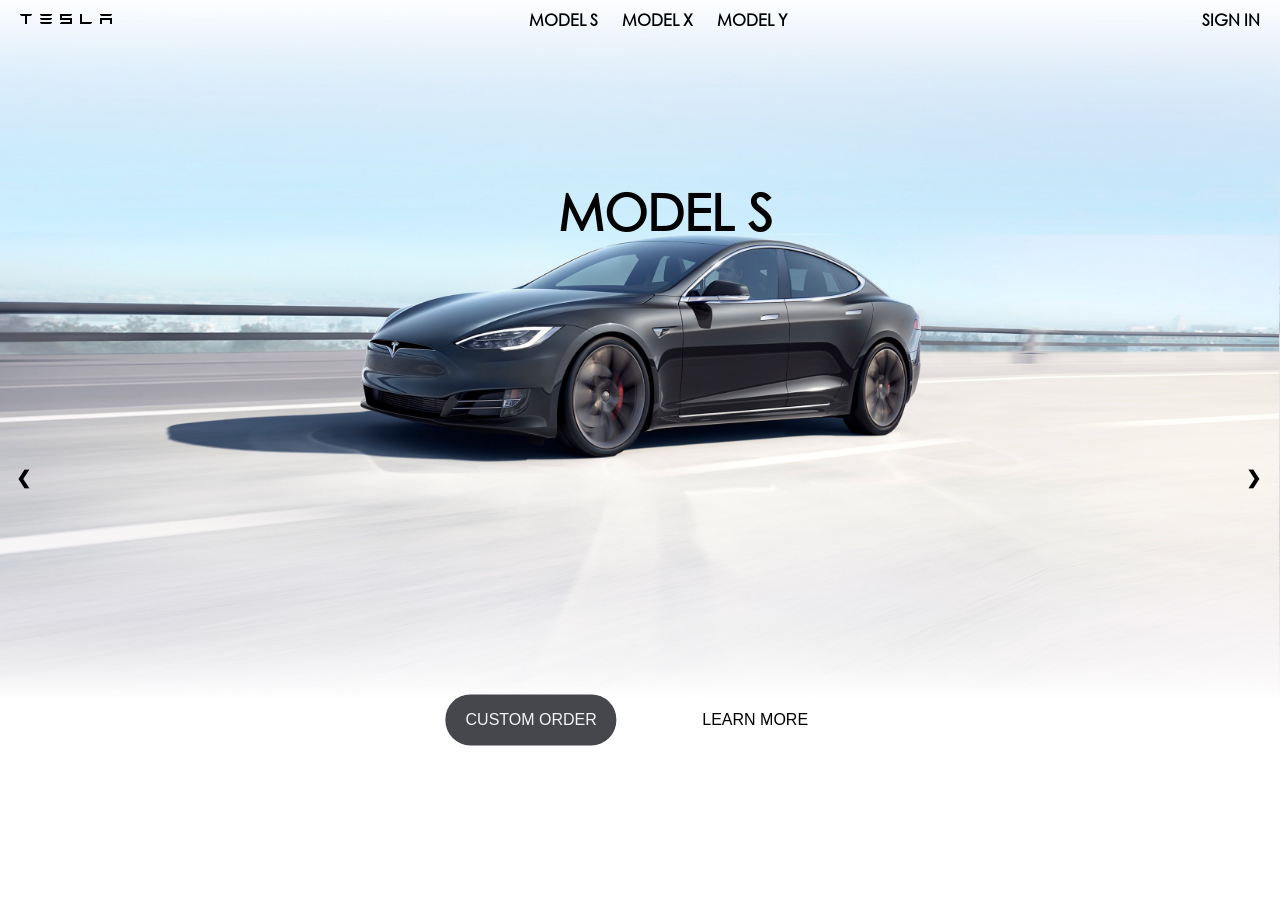
<file: Homepage/tesla.html>
<!DOCTYPE html>
<html lang="en">
<head>
    <meta charset="UTF-8">
    <meta name="viewport" content="width=device-width, initial-scale=1.0">
    <title>Electric Cars, Solar &amp; Clean Energy Storage | Tesla</title>
    <link rel="stylesheet" href="tesla.css">
    <link rel="icon" href="tesla.png">
</head>
<body onload="showUsername()">
    <div class="nav">     
        <a href="tesla.html" class="left teslafont" style="margin-left: 20px;">t e s l a</a>  
        <a href="../SignIn_Page/signIn.html" class="right bold" style="margin-right: 20px;" id="signin-name">sign in</a>
        <div class="center bold">
            <a href="../Product_Details/model_S.html" style=margin-right:20px>model s</a>
            <a href="../Product_Details/model_X.html" >model x</a>
            <a href="../Product_Details/model_Y.html" style=margin-left:20px>model y</a>        
        </div>
    </div>
    <div class="ss-container">
        <div class="mySlides">
            <div class="center top">MODEL S</div>
            <img src="models.jpg" class="pics"/>
            <button onclick="alert('coming soon')" class="btn center1 "><a href="">CUSTOM ORDER</a></button>
            <button class="btn center2 "><a href="../Product_Details/model_S.html">LEARN MORE</a></button>
        </div>
        <div class="mySlides">
            <div class="center top">MODEL X</div>
            <img src="modelx.jpg" class="pics"/>
            <button onclick="alert('coming soon')" class="btn center1 "><a href="">CUSTOM ORDER</a></button>
            <button class="btn center2 "><a href="../Product_Details/model_X.html">LEARN MORE</a></button>
        </div>
        <div class="mySlides">
            <div class="center top">MODEL Y</div>
            <img src="modely.jpg" class="pics"/>
            <button onclick="alert('coming soon')" class="btn center1 "><a href="">CUSTOM ORDER</a></button>
            <button class="btn center2 "><a href="../Product_Details/model_Y.html">LEARN MORE</a></button>
        </div>
        <a class="prev" onclick="plusSlides(-1)">&#10094;</a>
        <a class="next" onclick="plusSlides(1)">&#10095;</a>
    </div>
    <script src="slide.js"></script>
</body>
</html>
</file>
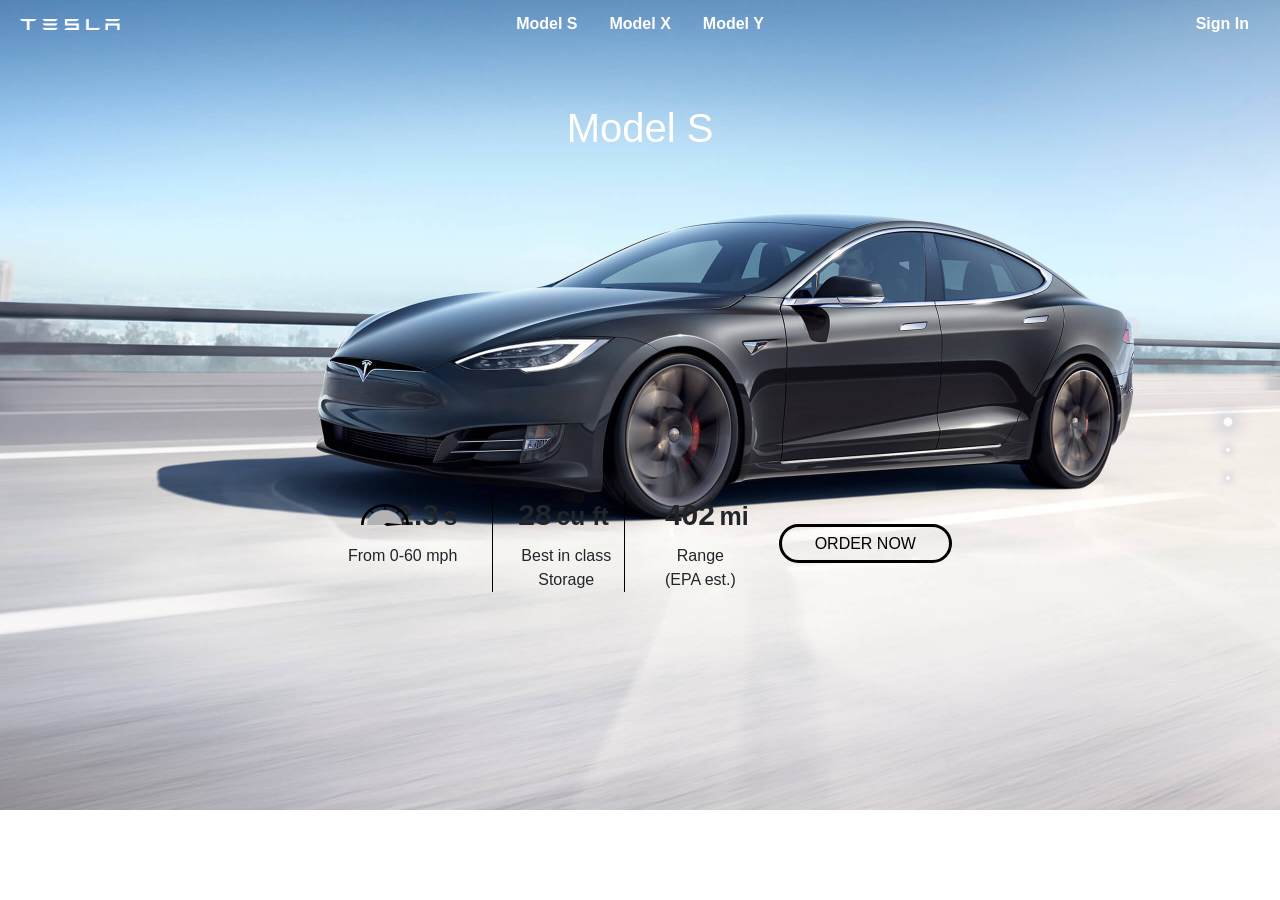
<file: Product_Details/model_S.html>
<!DOCTYPE html>
<html lang="en">

<head>
  <meta charset="UTF-8">
  <meta name="viewport" content="width=device-width, initial-scale=1.0">
  <title>Model S | Tesla</title>
  <link rel="shortcut icon" type="image/x-icon" href="../Materials/Tesla.ico">
  <link rel="stylesheet" href="https://stackpath.bootstrapcdn.com/bootstrap/4.5.0/css/bootstrap.min.css"
    integrity="sha384-9aIt2nRpC12Uk9gS9baDl411NQApFmC26EwAOH8WgZl5MYYxFfc+NcPb1dKGj7Sk" crossorigin="anonymous">
  <link rel="stylesheet" href="./slider.css">
  <link rel="stylesheet" href="./design.css">
</head>

<body onload="showUsername()">
  <div id="wholepage">
    <section id="section1-models">
      <div class="container-fluid">
        <div class="row">
          <a href="../Homepage/tesla.html" class="col-3 menubar-center" style="padding-left: 20px">
            <img class="img-logo" src="../Materials/White Logo.png" alt="Tesla, Inc">
          </a>
          <div class="col-6">
            <div class="row">
              <div class="col-12">
                <ul class="nav justify-content-center">
                  <li class="nav-item">
                    <a href="model_S.html" class="nav-link text menubar-center">Model S</a>
                  </li>
                  <li class="nav-item">
                    <a href="model_X.html" class="nav-link text menubar-center">Model X</a>
                  </li>
                  <li class="nav-item">
                    <a href="model_Y.html" class="nav-link text menubar-center">Model Y</a>
                  </li>
                </ul>
              </div>
            </div>
          </div>
          <div class="col-3 menu-center">
            <div class="row justify-content-end">
              <div class="col-auto">
                <a href="../SignIn_Page/signIn.html" class="text nav-link menubar-center" id="signin-name">Sign In</a>
              </div>
            </div>
          </div>
        </div>

        <div class="row justify-content-center align-items-center text" style="height: 160px;">
          <h1 class="col-auto " style="height: fit-content;">
            Model S
          </h1>
        </div>

        <div class="row" style="height: 116px; margin-top: 280px;">
          <div class="col-5">
            <div class="row"
              style="border-right: solid 1px black; height: 100px; margin-right: 25px; padding-right: 20px;">
              <div class="col">
                <div class="row justify-content-end">
                  <div class="col-6 speedometer">
                    <img class="speedometer-needle" src="../Materials/needle.svg" alt="needle">
                    <img class="speedometer-outer" src="../Materials/outer.svg" alt="outer circle">
                    <img class="speedometer-inner" src="../Materials/inner circle.svg" alt="inner circle">
                  </div>
                  <div class="col-auto">
                    <p class="car-number">2.3</p>
                    <p class="car-number-unit">s</p>
                  </div>
                </div>
                <div class="row justify-content-end">
                  <div class="col-auto" style="height: 32px;">
                    <p style="margin-bottom: 0px">From 0-60 mph</p>
                  </div>
                </div>
              </div>
            </div>
          </div>
          <div class="col-auto" style="margin-left: -30px;">
            <div class="row">
              <div class="col">
                <p class="car-number">28</p>
                <p class="car-number-unit">cu ft</p>
              </div>
            </div>
            <div class="row" style="margin-left: 3px">
              <p style="text-align: center;">Best in class <br> Storage</p>
            </div>
          </div>
          <div class="col-auto" style="border-left: solid 1px black; height: 100px; padding-left: 40px ;">
            <div class="row">
              <div class="col-auto">
                <p class="car-number">402</p>
                <p class="car-number-unit">mi</p>
              </div>
            </div>
            <div class="row">
              <div class="col-auto">
                <p style="text-align: center;">Range <br> (EPA est.)</p>
              </div>
            </div>
          </div>
          <div class="col-auto" style="top: 40px">
            <a href="#" class="btn-order-now">ORDER NOW</a>
          </div>
        </div>
      </div>
    </section>

    <section class="background-grey">
      <div class="container-fluid">
        <div class="row">
          <div class="col-4 background-white">
            <div class="row">
              <a href="../Homepage/tesla.html" class="col-3 menubar-center" style="padding-left: 20px">
                <img class="img-logo" src="../Materials/Black Logo.png" alt="Logo">
              </a>
            </div>

            <div class="row">
              <p style="margin-left: 50px; ">Safety</p>
            </div>

            <div class="row">
              <p class="sub-head" style="margin-left: 50px; margin-top: -25px">High Impact Protection</p>
            </div>

            <div class="row" style="margin-top: 50px">
              <p style="margin-left: 50px"> Model S is built from the ground up as an electric vehicle, with
                high-strength
                architecture and a floor-mounted battery pack allowing for incredible impact
                protection.
              </p>
            </div>

            <div class="row align-items-center" style="margin-top: 300px; margin-left: 50px; margin-bottom: 60px;">
              <div class="col-auto">
                <a href="#" class="btn-order-now">ORDER NOW</a>
              </div>

            </div>

          </div>

          <div class="col-8">

            <svg height="180" width="50" id="line1">
              <line x1="8" y1="0" x2="8" y2="170" style="stroke:rgb(0, 0, 0); stroke-width:3;" />
              <circle cx="8" cy="170" r=4 stroke="black" stroke-width="2" fill="white" />
            </svg>
            <p id="line1-description">Front-Impact<br>Protection</p>

            <svg height="180" width="50" id="line2">
              <line x1="8" y1="0" x2="8" y2="130" style="stroke:rgb(0, 0, 0); stroke-width:3;" />
              <circle cx="8" cy="130" r=4 stroke="black" stroke-width="2" fill="white" />
            </svg>
            <p id="line2-description">Side-Impact<br>Protection</p>

            <svg height="180" width="50" id="line3">
              <line x1="8" y1="5" x2="8" y2="135" style="stroke:rgb(0, 0, 0); stroke-width:3;" />
              <circle cx="8" cy="5" r=4 stroke="black" stroke-width="2" fill="white" />
            </svg>
            <p id="line3-description">Very Low Rollover Risk</p>

            <img src="../Materials/stripped version.png" alt="stripped"
              style="position: absolute; z-index: 1; width: 900px; height: 565px; margin-left: -70px; margin-top: 60px;">

          </div>

        </div>
      </div>
    </section>

    <section>
      <div class="container-fluid">
        <div class="row" style="position: absolute; z-index: 2;">
          <a href="../Homepage/homepage.html" class="col-3 menubar-center"
            style="padding-left: 20px; position: absolute; z-index: 1;">
            <img class="img-logo" src="../Materials/Black Logo.png" alt="Logo">
          </a>
        </div>

        <div class="row video-region">
          <video width="100%" height="413" style="object-fit: cover;" id="autopilot">
            <source src="../Materials/autopilot.mp4" type="video/mp4">
          </video>
        </div>

        <div class="row" style="position: absolute; z-index: 3; left: 170px; display: block;">
          <p class="degree sub-head">360</p>
          <p style="margin-top: -15px;">Rear, side and forward-facing cameras <br> provide maximum visibility</p>
          <hr style="border: black solid .1px;">
          <p class="sub-head">160m</p>
          <p style="margin-top: -15px;">Forward-facing radar provides a long- <br> range view of distant objects</p>
          <hr style="border: black solid .1px;">
          <p style="height: 45px; width: 45px; border: black 2px solid;
           border-radius: 50%; text-align: center; font-weight: bold; font-size: 25px; position: absolute;">12</p>
          <p style="position: relative; left: 55px">Ultrasonic <br> Sensors</p>
          <p style="margin-top: -15px;">Detects nearby cars, prevents potential <br> collisions and assists with parking
          </p>
        </div>

        <div class="row" style="position: relative; top: 450px">
          <div class="col-auto" style="padding-left: 200px;">
            <p>Autopilot</p>
            <p class="sub-head" style="margin-top: -20px;">Future of driving</p>
            <a href="#" class="btn-order-now">ORDER NOW</a>
          </div>

          <div class="col-auto" style="padding-left: 100px; padding-top: 50px">
            <p>Autopilot advanced safety and convenience features are designed to 
              assist you with <br> the most burdensome parts of driving.</p>
          </div>

        </div>
    </section>

  </div>


  <script src="slider.js"></script>
  <script>
    new WholePageSlider({
    })
  </script>
  <script src="model_S.js"></script>
</body>

</html>
</file>
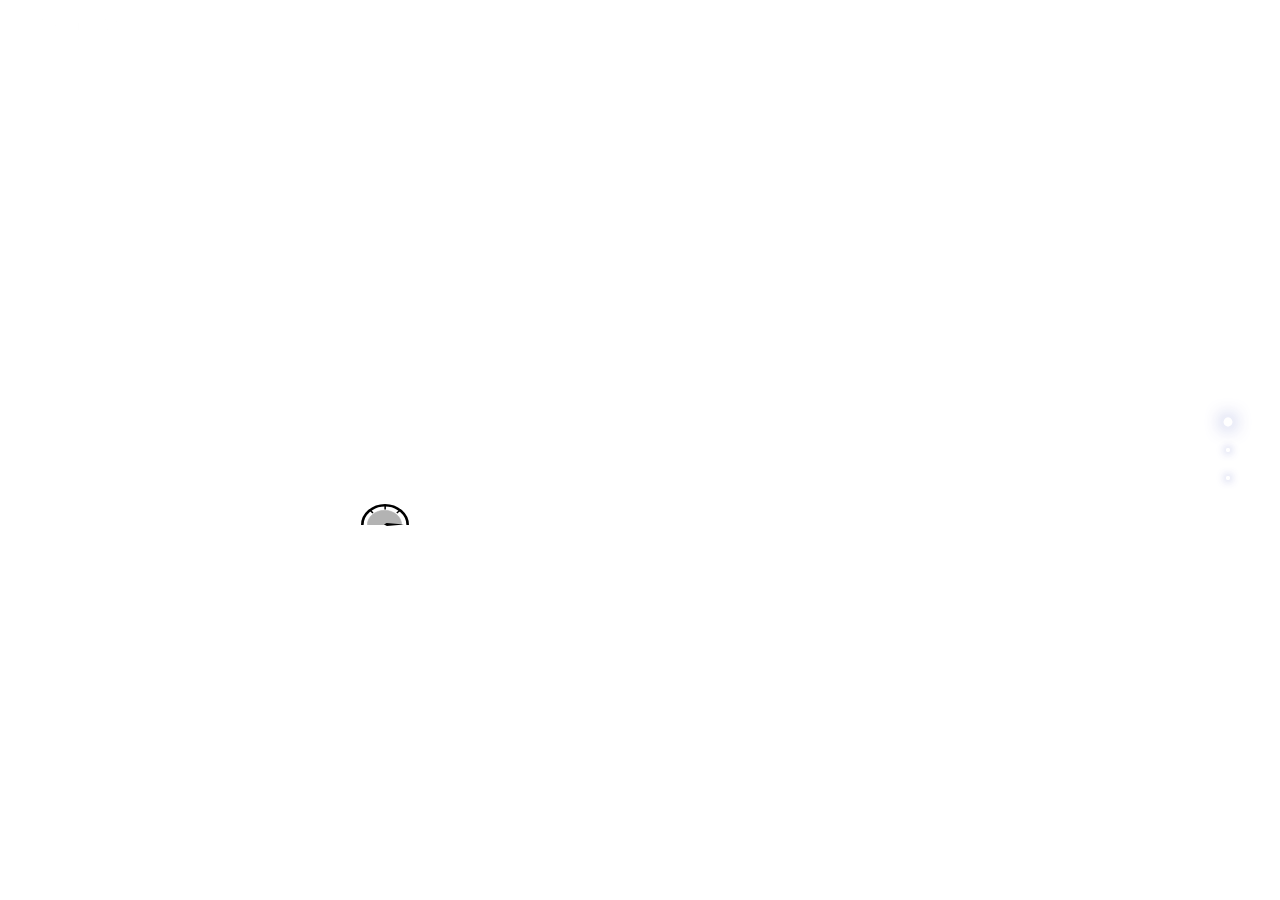
<file: Product_Details/model_X.html>
<!DOCTYPE html>
<html lang="en">

<head>
    <meta charset="UTF-8">
    <meta name="viewport" content="width=device-width, initial-scale=1.0">
    <title>Model X | Tesla</title>
    <link rel="shortcut icon" type="image/x-icon" href="../Materials/Tesla.ico">
    <link rel="stylesheet" href="https://stackpath.bootstrapcdn.com/bootstrap/4.5.0/css/bootstrap.min.css"
        integrity="sha384-9aIt2nRpC12Uk9gS9baDl411NQApFmC26EwAOH8WgZl5MYYxFfc+NcPb1dKGj7Sk" crossorigin="anonymous">
    <link rel="stylesheet" href="./slider.css">
    <link rel="stylesheet" href="./design.css">
</head>

<body onload="showUsername()">
    <div id="wholepage">
        <section>
            <video muted autoplay loop id="modelx-vid">
                <source src="../Materials/modelx-vid.mp4" type="video/mp4">
            </video>
            <div class="container-fluid">
                <div class="row">
                    <a href="../Homepage/tesla.html" class="col-3 menubar-center" style="padding-left: 20px">
                        <img class="img-logo" src="../Materials/White Logo.png" alt="Tesla, Inc">
                    </a>
                    <div class="col-6">
                        <div class="row">
                            <div class="col-12">
                                <ul class="nav justify-content-center">
                                    <li class="nav-item">
                                        <a href="model_S.html" class="nav-link text menubar-center">Model S</a>
                                    </li>
                                    <li class="nav-item">
                                        <a href="model_X.html" class="nav-link text menubar-center">Model X</a>
                                    </li>
                                    <li class="nav-item">
                                        <a href="model_Y.html" class="nav-link text menubar-center">Model Y</a>
                                    </li>
                                </ul>
                            </div>
                        </div>
                    </div>
                    <div class="col-3 menu-center">
                        <div class="row justify-content-end">
                            <div class="col-auto">
                                <a href="../SignIn_Page/signIn.html" class="text nav-link menubar-center"
                                    id="signin-name">Sign In</a>
                            </div>
                        </div>
                    </div>
                </div>

                <div class="row justify-content-center align-items-center text" style="height: 160px;">
                    <h1 class="col-auto " style="height: fit-content;">
                        Model X
                    </h1>
                </div>

                <div class="row" style="height: 116px; margin-top: 280px;">
                    <div class="col-5">
                        <div class="row"
                            style="border-right: solid 1px white; height: 100px; margin-right: 25px; padding-right: 20px;">
                            <div class="col">
                                <div class="row justify-content-end">
                                    <div class="col-6 speedometer">
                                        <img class="speedometer-needle" src="../Materials/needle.svg" alt="needle">
                                        <img class="speedometer-outer" src="../Materials/outer.svg" alt="outer circle">
                                        <img class="speedometer-inner" src="../Materials/inner circle.svg"
                                            alt="inner circle">
                                    </div>
                                    <div class="col-auto">
                                        <p class="car-number" style="color: white;">2.3</p>
                                        <p class="car-number-unit" style="color:white;">s</p>
                                    </div>
                                </div>
                                <div class="row justify-content-end">
                                    <div class="col-auto" style="height: 32px;">
                                        <p style="margin-bottom: 0px; color: white;">From 0-60 mph</p>
                                    </div>
                                </div>
                            </div>
                        </div>
                    </div>
                    <div class="col-auto" style="margin-left: -30px;">
                        <div class="row">
                            <div class="col">
                                <p class="car-number" style="color: white">28</p>
                                <p class="car-number-unit" style="color: white">cu ft</p>
                            </div>
                        </div>
                        <div class="row" style="margin-left: 3px">
                            <p style="text-align: center; color: white">Best in class <br> Storage</p>
                        </div>
                    </div>
                    <div class="col-auto" style="border-left: solid 1px white; height: 100px; padding-left: 40px ;">
                        <div class="row">
                            <div class="col-auto">
                                <p class="car-number" style="color: white">402</p>
                                <p class="car-number-unit" style="color: white">mi</p>
                            </div>
                        </div>
                        <div class="row">
                            <div class="col-auto">
                                <p style="text-align: center; color: white;">Range <br> (EPA est.)</p>
                            </div>
                        </div>
                    </div>
                    <div class="col-auto" style="top: 40px">
                        <a href="#" class="btn-order-now-modelx">ORDER NOW</a>
                    </div>
                </div>
            </div>
        </section>

        <section class="background-grey">
            <div class="container-fluid">
                <div class="row">
                    <div class="col-4 background-white">
                        <div class="row">
                            <a href="../Homepage/tesla.html" class="col-3 menubar-center" style="padding-left: 20px">
                                <img class="img-logo" src="../Materials/Black Logo.png" alt="Logo">
                            </a>
                        </div>

                        <div class="row">
                            <p style="margin-left: 50px; ">Safety</p>
                        </div>

                        <div class="row">
                            <p class="sub-head" style="margin-left: 50px; margin-top: -25px">High Impact Protection</p>
                        </div>

                        <div class="row" style="margin-top: 50px">
                            <p style="margin-left: 50px"> Model S is built from the ground up as an electric vehicle,
                                with
                                high-strength
                                architecture and a floor-mounted battery pack allowing for incredible impact
                                protection.
                            </p>
                        </div>

                        <div class="row align-items-center"
                            style="margin-top: 300px; margin-left: 50px; margin-bottom: 60px;">
                            <div class="col-auto">
                                <a href="#" class="btn-order-now">ORDER NOW</a>
                            </div>

                        </div>

                    </div>

                    <div class="col-8">

                        <svg height="180" width="50" id="line1">
                            <line x1="8" y1="0" x2="8" y2="170" style="stroke:rgb(0, 0, 0); stroke-width:3;" />
                            <circle cx="8" cy="170" r=4 stroke="black" stroke-width="2" fill="white" />
                        </svg>
                        <p id="line1-description">Front-Impact<br>Protection</p>

                        <svg height="180" width="50" id="line2">
                            <line x1="8" y1="0" x2="8" y2="130" style="stroke:rgb(0, 0, 0); stroke-width:3;" />
                            <circle cx="8" cy="130" r=4 stroke="black" stroke-width="2" fill="white" />
                        </svg>
                        <p id="line2-description">Side-Impact<br>Protection</p>

                        <svg height="180" width="50" id="line3">
                            <line x1="8" y1="5" x2="8" y2="135" style="stroke:rgb(0, 0, 0); stroke-width:3;" />
                            <circle cx="8" cy="5" r=4 stroke="black" stroke-width="2" fill="white" />
                        </svg>
                        <p id="line3-description">Very Low Rollover Risk</p>

                        <img src="../Materials/stripped version.png" alt="stripped"
                            style="position: absolute; z-index: 1; width: 900px; height: 565px; margin-left: -70px; margin-top: 60px;">

                    </div>

                </div>
            </div>
        </section>

        <section>
            <div class="container-fluid">
                <div class="row" style="position: absolute; z-index: 2;">
                    <a href="../Homepage/homepage.html" class="col-3 menubar-center"
                        style="padding-left: 20px; position: absolute; z-index: 1;">
                        <img class="img-logo" src="../Materials/Black Logo.png" alt="Logo">
                    </a>
                </div>

                <div class="row video-region">
                    <video width="100%" height="413" style="object-fit: cover;" id="autopilot">
                        <source src="../Materials/autopilot.mp4" type="video/mp4">
                    </video>
                </div>

                <div class="row" style="position: absolute; z-index: 3; left: 170px; display: block;">
                    <p class="degree sub-head">360</p>
                    <p style="margin-top: -15px;">Rear, side and forward-facing cameras <br> provide maximum visibility
                    </p>
                    <hr style="border: black solid .1px;">
                    <p class="sub-head">160m</p>
                    <p style="margin-top: -15px;">Forward-facing radar provides a long- <br> range view of distant
                        objects</p>
                    <hr style="border: black solid .1px;">
                    <p style="height: 45px; width: 45px; border: black 2px solid;
           border-radius: 50%; text-align: center; font-weight: bold; font-size: 25px; position: absolute;">12</p>
                    <p style="position: relative; left: 55px">Ultrasonic <br> Sensors</p>
                    <p style="margin-top: -15px;">Detects nearby cars, prevents potential <br> collisions and assists
                        with parking
                    </p>
                </div>

                <div class="row" style="position: relative; top: 450px">
                    <div class="col-auto" style="padding-left: 200px;">
                        <p>Autopilot</p>
                        <p class="sub-head" style="margin-top: -20px;">Future of driving</p>
                        <a href="#" class="btn-order-now">ORDER NOW</a>
                    </div>

                    <div class="col-auto" style="padding-left: 100px; padding-top: 50px">
                        <p>Autopilot advanced safety and convenience features are designed to
                            assist you with <br> the most burdensome parts of driving.</p>
                    </div>

                </div>
        </section>

    </div>


    <script src="slider.js"></script>
    <script>
        new WholePageSlider({
        })
    </script>
    <script src="model_S.js"></script>
</body>

</html>
</file>
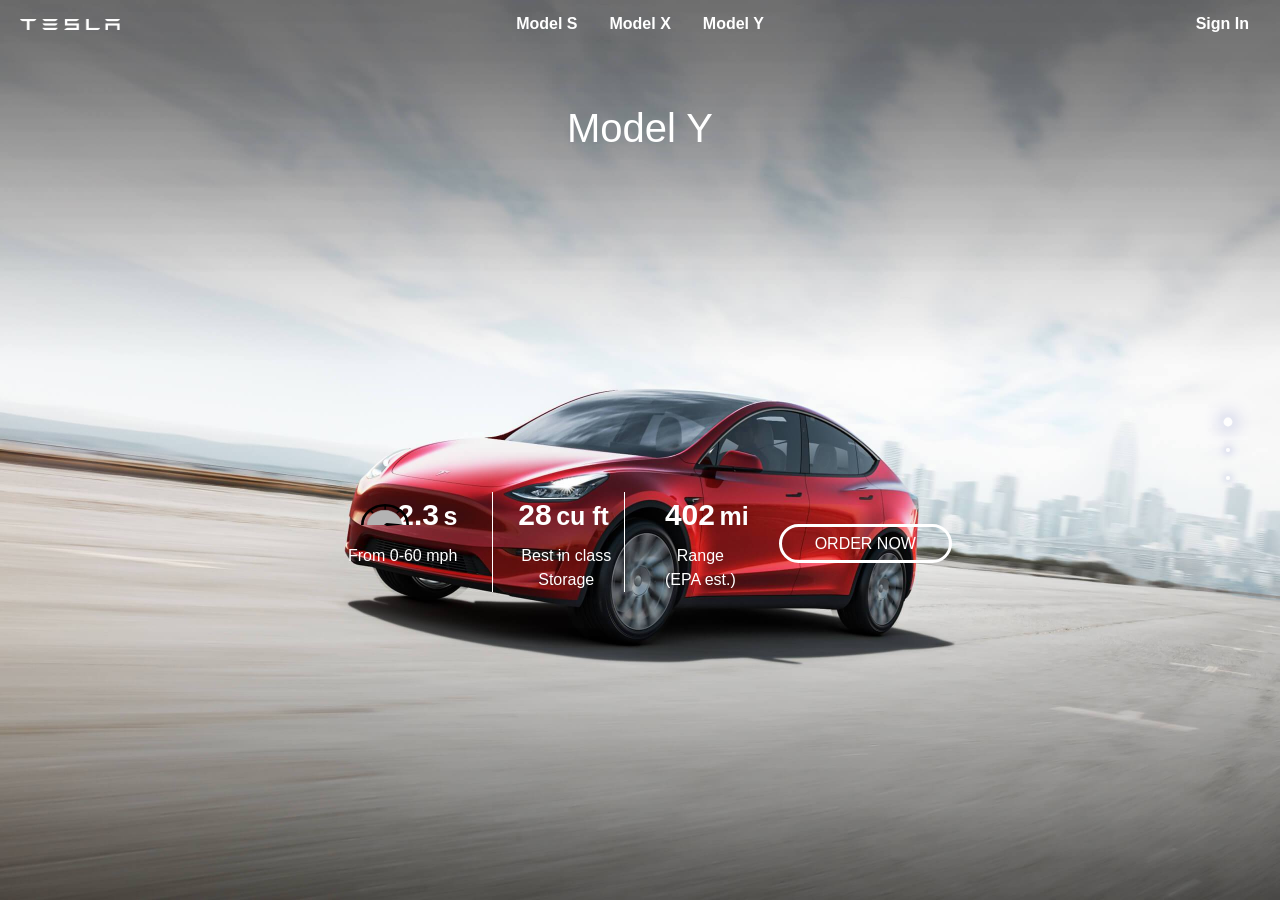
<file: Product_Details/model_Y.html>
<!DOCTYPE html>
<html lang="en">

<head>
  <meta charset="UTF-8">
  <meta name="viewport" content="width=device-width, initial-scale=1.0">
  <title>Model Y | Tesla</title>
  <link rel="shortcut icon" type="image/x-icon" href="../Materials/Tesla.ico">
  <link rel="stylesheet" href="https://stackpath.bootstrapcdn.com/bootstrap/4.5.0/css/bootstrap.min.css"
    integrity="sha384-9aIt2nRpC12Uk9gS9baDl411NQApFmC26EwAOH8WgZl5MYYxFfc+NcPb1dKGj7Sk" crossorigin="anonymous">
  <link rel="stylesheet" href="./slider.css">
  <link rel="stylesheet" href="./design.css">
</head>

<body onload="showUsername()">
  <div id="wholepage">
    <section id="section1-modely">
      <div class="container-fluid">
        <div class="row">
          <a href="../Homepage/tesla.html" class="col-3 menubar-center" style="padding-left: 20px">
            <img class="img-logo" src="../Materials/White Logo.png" alt="Tesla, Inc">
          </a>
          <div class="col-6">
            <div class="row">
              <div class="col-12">
                <ul class="nav justify-content-center">
                  <li class="nav-item">
                    <a href="model_S.html" class="nav-link text menubar-center">Model S</a>
                  </li>
                  <li class="nav-item">
                    <a href="model_X.html" class="nav-link text menubar-center">Model X</a>
                  </li>
                  <li class="nav-item">
                    <a href="model_Y.html" class="nav-link text menubar-center">Model Y</a>
                  </li>
                </ul>
              </div>
            </div>
          </div>
          <div class="col-3 menu-center">
            <div class="row justify-content-end">
              <div class="col-auto">
                <a href="../SignIn_Page/signIn.html" class="text nav-link menubar-center" id="signin-name">Sign In</a>
              </div>
            </div>
          </div>
        </div>

        <div class="row justify-content-center align-items-center text" style="height: 160px;">
          <h1 class="col-auto " style="height: fit-content;">
            Model Y
          </h1>
        </div>

        <div class="row" style="height: 116px; margin-top: 280px;">
          <div class="col-5">
            <div class="row"
              style="border-right: solid 1px white; height: 100px; margin-right: 25px; padding-right: 20px;">
              <div class="col">
                <div class="row justify-content-end">
                  <div class="col-6 speedometer">
                    <img class="speedometer-needle" src="../Materials/needle.svg" alt="needle">
                    <img class="speedometer-outer" src="../Materials/outer.svg" alt="outer circle">
                    <img class="speedometer-inner" src="../Materials/inner circle.svg" alt="inner circle">
                  </div>
                  <div class="col-auto">
                    <p class="car-number" style="color: white;">2.3</p>
                    <p class="car-number-unit" style="color: white;">s</p>
                  </div>
                </div>
                <div class="row justify-content-end">
                  <div class="col-auto" style="height: 32px;">
                    <p style="margin-bottom: 0px; color: white">From 0-60 mph</p>
                  </div>
                </div>
              </div>
            </div>
          </div>
          <div class="col-auto" style="margin-left: -30px;">
            <div class="row">
              <div class="col">
                <p class="car-number" style="color: white;">28</p>
                <p class="car-number-unit" style="color: white;">cu ft</p>
              </div>
            </div>
            <div class="row" style="margin-left: 3px">
              <p style="text-align: center; color: white;">Best in class <br> Storage</p>
            </div>
          </div>
          <div class="col-auto" style="border-left: solid 1px white; height: 100px; padding-left: 40px ;">
            <div class="row">
              <div class="col-auto">
                <p class="car-number" style="color: white;">402</p>
                <p class="car-number-unit" style="color: white;">mi</p>
              </div>
            </div>
            <div class="row">
              <div class="col-auto">
                <p style="text-align: center; color: white;">Range <br> (EPA est.)</p>
              </div>
            </div>
          </div>
          <div class="col-auto" style="top: 40px">
            <a href="#" class="btn-order-now-modelx">ORDER NOW</a>
          </div>
        </div>
      </div>
    </section>

    <section class="background-grey">
      <div class="container-fluid">
        <div class="row">
          <div class="col-4 background-white">
            <div class="row">
              <a href="../Homepage/tesla.html" class="col-3 menubar-center" style="padding-left: 20px">
                <img class="img-logo" src="../Materials/Black Logo.png" alt="Logo">
              </a>
            </div>

            <div class="row">
              <p style="margin-left: 50px; ">Safety</p>
            </div>

            <div class="row">
              <p class="sub-head" style="margin-left: 50px; margin-top: -25px">High Impact Protection</p>
            </div>

            <div class="row" style="margin-top: 50px">
              <p style="margin-left: 50px"> Model S is built from the ground up as an electric vehicle, with
                high-strength
                architecture and a floor-mounted battery pack allowing for incredible impact
                protection.
              </p>
            </div>

            <div class="row align-items-center" style="margin-top: 300px; margin-left: 50px; margin-bottom: 60px;">
              <div class="col-auto">
                <a href="#" class="btn-order-now">ORDER NOW</a>
              </div>

            </div>

          </div>

          <div class="col-8">

            <svg height="180" width="50" id="line1">
              <line x1="8" y1="0" x2="8" y2="170" style="stroke:rgb(0, 0, 0); stroke-width:3;" />
              <circle cx="8" cy="170" r=4 stroke="black" stroke-width="2" fill="white" />
            </svg>
            <p id="line1-description">Front-Impact<br>Protection</p>

            <svg height="180" width="50" id="line2">
              <line x1="8" y1="0" x2="8" y2="130" style="stroke:rgb(0, 0, 0); stroke-width:3;" />
              <circle cx="8" cy="130" r=4 stroke="black" stroke-width="2" fill="white" />
            </svg>
            <p id="line2-description">Side-Impact<br>Protection</p>

            <svg height="180" width="50" id="line3">
              <line x1="8" y1="5" x2="8" y2="135" style="stroke:rgb(0, 0, 0); stroke-width:3;" />
              <circle cx="8" cy="5" r=4 stroke="black" stroke-width="2" fill="white" />
            </svg>
            <p id="line3-description">Very Low Rollover Risk</p>

            <img src="../Materials/stripped version.png" alt="stripped"
              style="position: absolute; z-index: 1; width: 900px; height: 565px; margin-left: -70px; margin-top: 60px;">

          </div>

        </div>
      </div>
    </section>

    <section>
      <div class="container-fluid">
        <div class="row" style="position: absolute; z-index: 2;">
          <a href="../Homepage/homepage.html" class="col-3 menubar-center"
            style="padding-left: 20px; position: absolute; z-index: 1;">
            <img class="img-logo" src="../Materials/Black Logo.png" alt="Logo">
          </a>
        </div>

        <div class="row video-region">
          <video width="100%" height="413" style="object-fit: cover;" id="autopilot">
            <source src="../Materials/autopilot.mp4" type="video/mp4">
          </video>
        </div>

        <div class="row" style="position: absolute; z-index: 3; left: 170px; display: block;">
          <p class="degree sub-head">360</p>
          <p style="margin-top: -15px;">Rear, side and forward-facing cameras <br> provide maximum visibility</p>
          <hr style="border: black solid .1px;">
          <p class="sub-head">160m</p>
          <p style="margin-top: -15px;">Forward-facing radar provides a long- <br> range view of distant objects</p>
          <hr style="border: black solid .1px;">
          <p style="height: 45px; width: 45px; border: black 2px solid;
           border-radius: 50%; text-align: center; font-weight: bold; font-size: 25px; position: absolute;">12</p>
          <p style="position: relative; left: 55px">Ultrasonic <br> Sensors</p>
          <p style="margin-top: -15px;">Detects nearby cars, prevents potential <br> collisions and assists with parking
          </p>
        </div>

        <div class="row" style="position: relative; top: 450px">
          <div class="col-auto" style="padding-left: 200px;">
            <p>Autopilot</p>
            <p class="sub-head" style="margin-top: -20px;">Future of driving</p>
            <a href="#" class="btn-order-now">ORDER NOW</a>
          </div>

          <div class="col-auto" style="padding-left: 100px; padding-top: 50px">
            <p>Autopilot advanced safety and convenience features are designed to 
              assist you with <br> the most burdensome parts of driving.</p>
          </div>

        </div>
    </section>

  </div>


  <script src="slider.js"></script>
  <script>
    new WholePageSlider({
    })
  </script>
  <script src="model_S.js"></script>
</body>

</html>
</file>
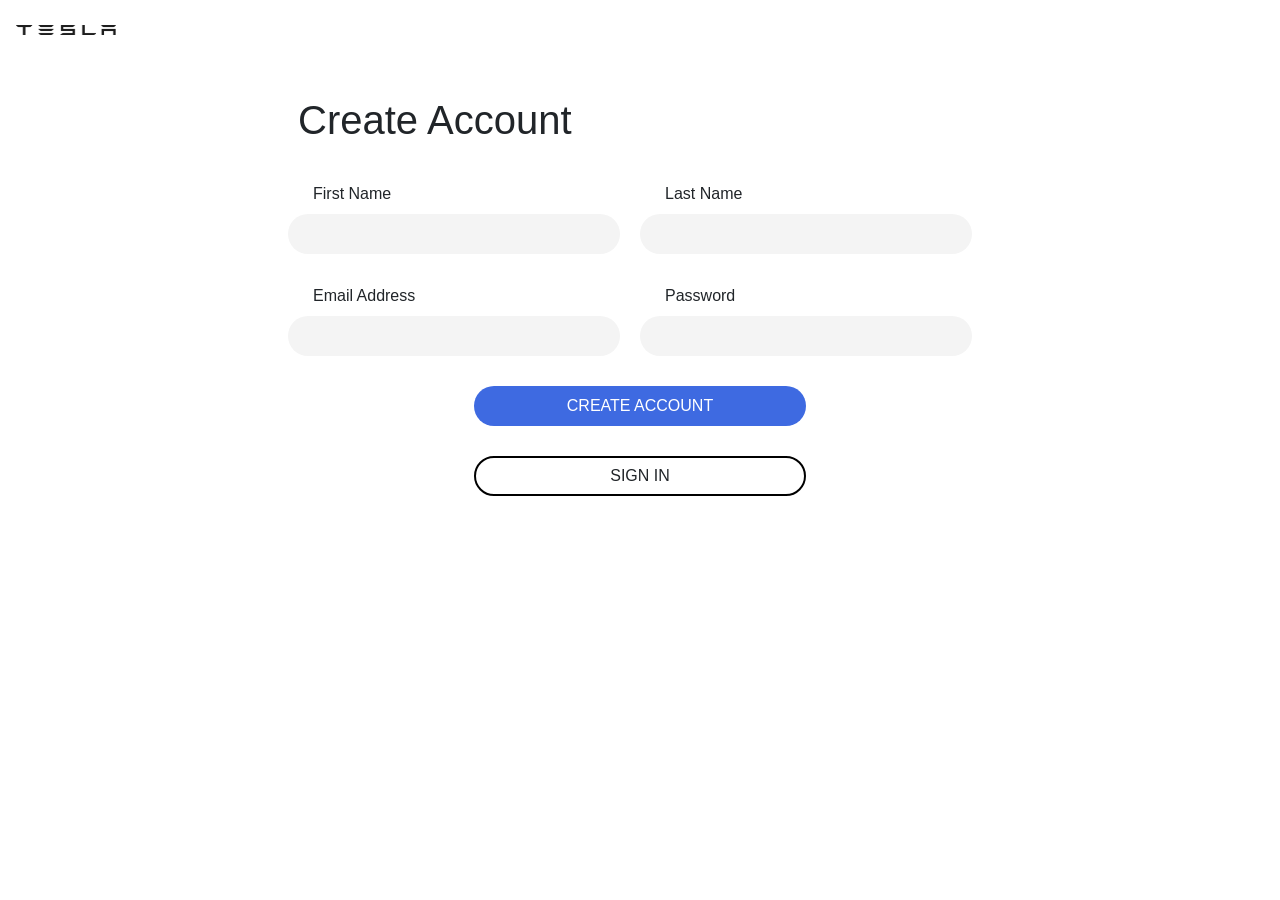
<file: SignIn_Page/createAcc.html>
<!DOCTYPE html>
<html lang="en">

<head>
    <meta charset="UTF-8">
    <meta name="viewport" content="width=device-width, initial-scale=1.0">
    <title>Tesla SSO - Register</title>
    <link rel="shortcut icon" type="image/x-icon" href="../Materials/Tesla.ico">
    <link rel="stylesheet" href="https://stackpath.bootstrapcdn.com/bootstrap/4.5.0/css/bootstrap.min.css"
    integrity="sha384-9aIt2nRpC12Uk9gS9baDl411NQApFmC26EwAOH8WgZl5MYYxFfc+NcPb1dKGj7Sk" crossorigin="anonymous">
    <link rel="stylesheet" href="layout.css">
</head>

<body>
    <div class="container-fluid">
        <div class="row">
            <div class="navbar">
                <a href="../Homepage/tesla.html" class="navbar-brand">
                    <img src="../Materials/Black Logo.png" alt="Tesla, Inc" width="100" height="10">
                </a>
            </div>
        </div>

        <div class="row justify-content-center" style="padding-top: 40px">
            <h1 style="width: 684px;">Create Account</h1>
            <div class="w-100"></div>

            <div style="margin-right: 20px; margin-top: 30px;">
                <label for="firstName" style="width: 332px; height: fit-content; padding-left: 25px;">First Name</label>
                <div class="w-100"></div>
                <input type="text" id ="firstName" class="input-field">
            </div>

            <div style="margin-right: 20px; margin-top: 30px;">
                <label for="lastName" style="width: 332px; height: fit-content; padding-left: 25px;">Last Name</label>
                <div class="w-100"></div>
                <input type="text" id ="lastName" class="input-field">
            </div>
            <div class="w-100"></div>

            <div style=" margin-right: 20px; margin-top: 30px">
                <label for="email_createAcc" style="width: 332px; height: fit-content; padding-left: 25px;">Email Address</label>
                <div class="w-100"></div>
                <input type="email" id="email_createAcc" class="input-field">
            </div>

            <div style="margin-right: 20px; margin-top: 30px;">
                <label for="password_createAcc" style="width: 332px; height: fit-content; padding-left: 25px;">Password</label>
                <div class="w-100"></div>
                <input type="password" id="password_createAcc" class="input-field">
            </div>
            <div class="w-100"></div>

            <button type="submit" onclick="createAcc()" class="btn btn-sign-in">CREATE ACCOUNT</button>
            <div class="w-100"></div>
            <button onclick="directSignIn()" class="btn btn-create-acc">SIGN IN</button>



        </div>    
    
    </div>    

    <script src="createAcc.js"></script>
</body>

</html>
</file>
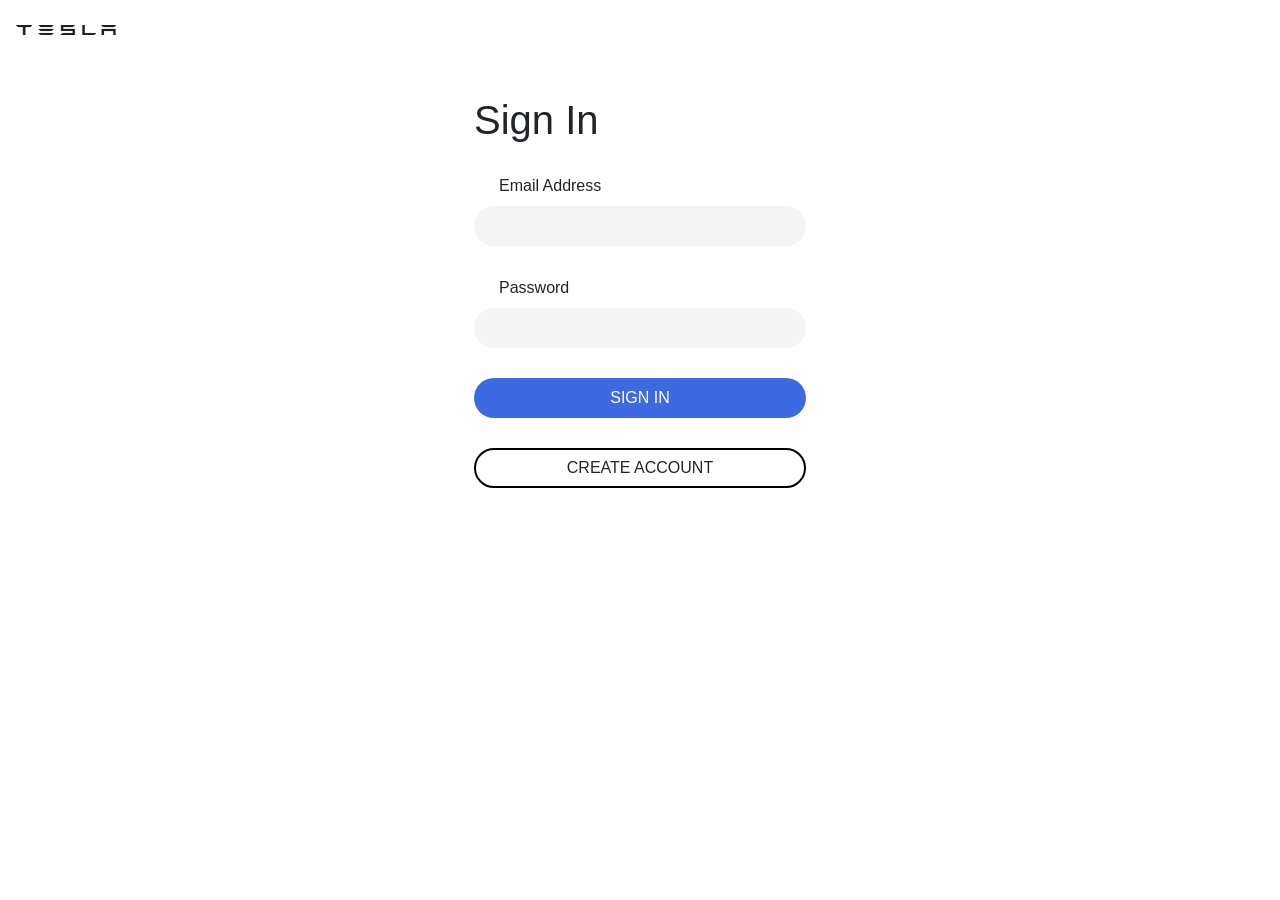
<file: SignIn_Page/signIn.html>
<!DOCTYPE html>
<html lang="en">

<head>
    <meta charset="UTF-8">
    <meta name="viewport" content="width=device-width, initial-scale=1.0">
    <title>Tesla SSO - Sign In</title>
    <link rel="shortcut icon" type="image/x-icon" href="../Materials/Tesla.ico">
    <link rel="stylesheet" href="https://stackpath.bootstrapcdn.com/bootstrap/4.5.0/css/bootstrap.min.css"
        integrity="sha384-9aIt2nRpC12Uk9gS9baDl411NQApFmC26EwAOH8WgZl5MYYxFfc+NcPb1dKGj7Sk" crossorigin="anonymous">
    <link rel="stylesheet" href="layout.css">
</head>

<body>
    <div class="container-fluid">
        <div class="row">
            <div class="navbar">
                <a href="../Homepage/tesla.html" class="navbar-brand">
                    <img src="../Materials/Black Logo.png" alt="Tesla, Inc" width="100" height="10">
                </a>
            </div>
        </div>

        <div class="row justify-content-center" style="padding-top: 40px">
            <h1 style="width: 332px; height: 40px;">Sign In</h1>
            <div class="w-100"></div>
            <div style="margin-top: 30px">
                <label for="email" style="width: 332px; height: fit-content; padding-left: 25px;">Email Address</label>
                <div class="w-100"></div>
                <input type="email" id="email" class="input-field">
            </div>
            <div class="w-100"></div>

            <div style="margin-top: 30px;">
                <label for="password" style="width: 332px; height: fit-content; padding-left: 25px;">Password</label>
                <div class="w-100"></div>
                <input type="password" id="password" class="input-field">
            </div>
            <div class="w-100"></div>

            <button type="submit" onclick="checkUserAcc()" class="btn btn-sign-in">SIGN IN</button>
            <div class="w-100"></div>
            <button onclick="directCreateAcc()" class="btn btn-create-acc">CREATE ACCOUNT</button>
        </div>

    </div>


    <script src="signIn.js"></script>
</body>

</html>
</file>
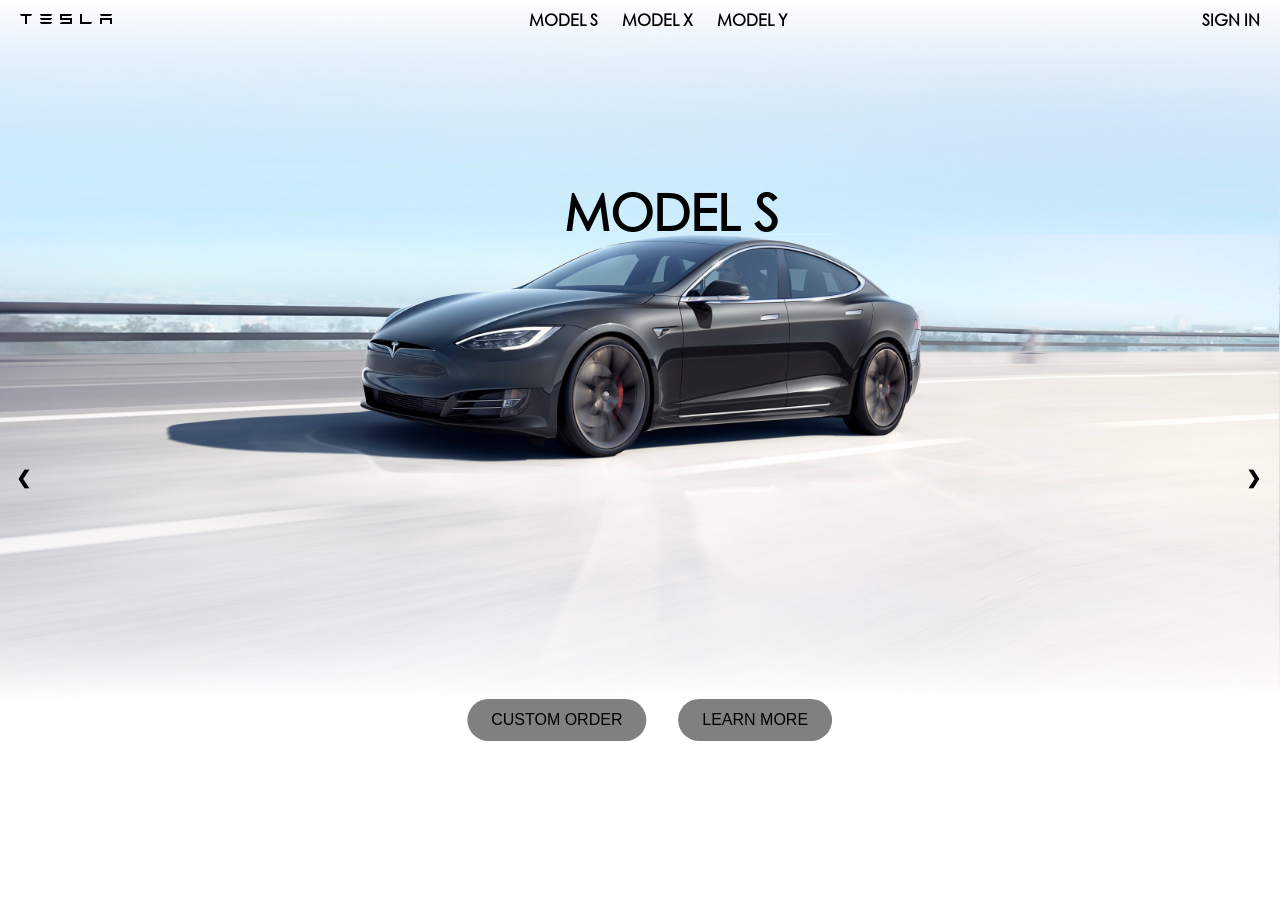
<file: docs/Homepage/tesla.html>
<!DOCTYPE html>
<html lang="en">
<head>
    <meta charset="UTF-8">
    <meta name="viewport" content="width=device-width, initial-scale=1.0">
    <title>Electric Cars, Solar &amp; Clean Energy Storage | Tesla</title>
    <link rel="stylesheet" href="tesla.css">
    <link rel="icon" href="tesla.png">
</head>
<body>
    <div class="nav">     
        <a href="tesla.html" class="left teslafont" style="margin-left: 20px;">t e s l a</a>  
        <a href="../SignIn_Page/signIn.html" class="right bold" style="margin-right: 20px;">sign in</a>
        <div class="center bold">
            <a href="../Product_Details/model_S.html" style=margin-right:20px>model s</a>
            <a href="../Product_Details/model_X.html" >model x</a>
            <a href="../Product_Details/model_Y.html" style=margin-left:20px>model y</a>        
        </div>
    </div>
    <div class="ss-container">
        <div class="mySlides">
            <div class="center top">MODEL S</div>
            <img src="models.jpg" class="pics"/>
            <button class="btn center1 "><a href="">CUSTOM ORDER</a></button>
            <button class="btn center2 "><a href="../Product_Details/model_S.html">LEARN MORE</a></button>
        </div>
        <div class="mySlides">
            <div class="center top">MODEL X</div>
            <img src="modelx.jpg" class="pics"/>
            <button class="btn center1 "><a href="">CUSTOM ORDER</a></button>
            <button class="btn center2 "><a href="../Product_Details/model_X.html">LEARN MORE</a></button>
        </div>
        <div class="mySlides">
            <div class="center top">MODEL Y</div>
            <img src="modely.jpg" class="pics"/>
            <button class="btn center1 "><a href="">CUSTOM ORDER</a></button>
            <button class="btn center2 "><a href="../Product_Details/model_Y.html">LEARN MORE</a></button>
        </div>
        <a class="prev" onclick="plusSlides(-1)">&#10094;</a>
        <a class="next" onclick="plusSlides(1)">&#10095;</a>
    </div>
    <script src="slide.js"></script>
</body>
</html>
</file>
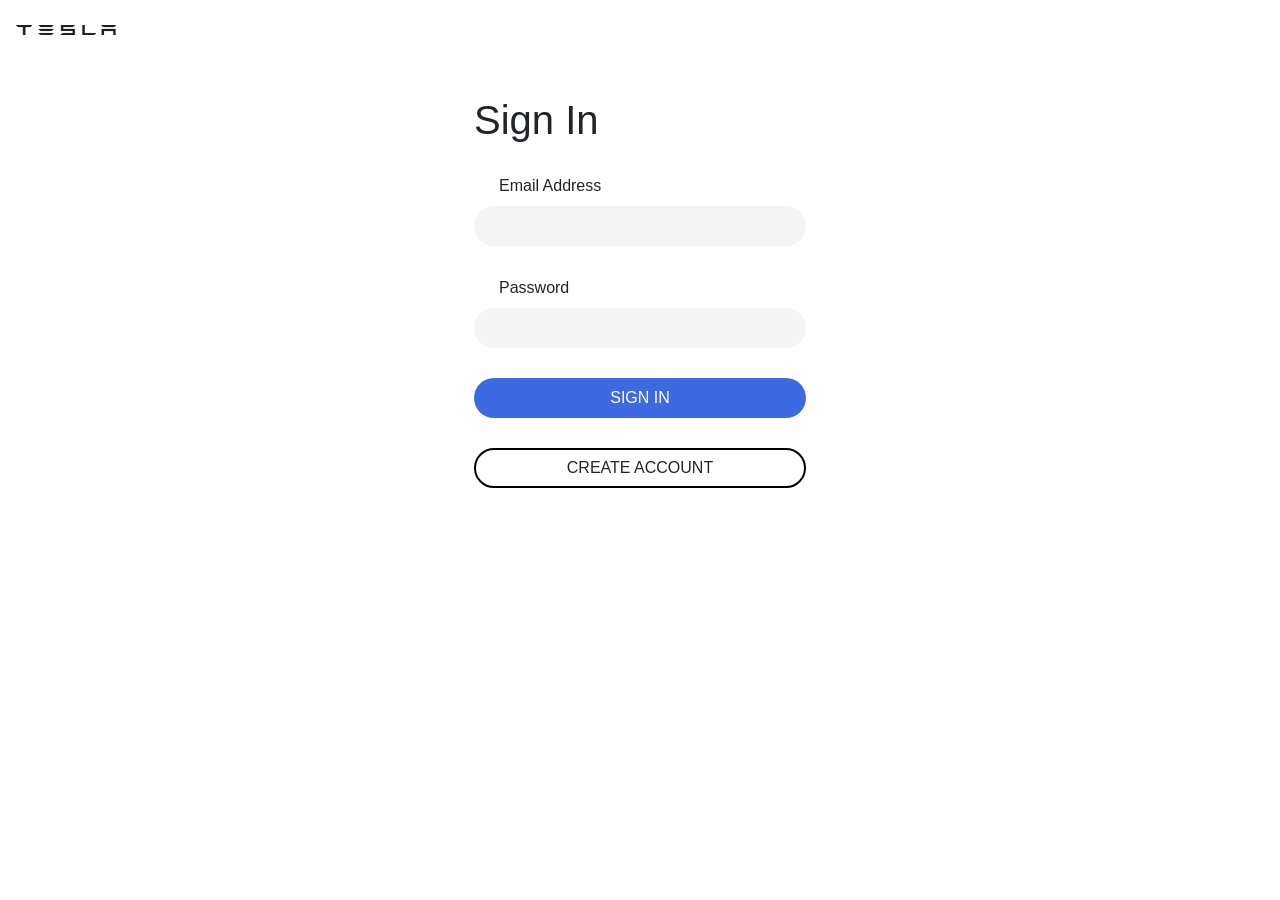
<file: docs/SignIn_Page/signIn.html>
<!DOCTYPE html>
<html lang="en">

<head>
    <meta charset="UTF-8">
    <meta name="viewport" content="width=device-width, initial-scale=1.0">
    <title>Tesla SSO - Sign In</title>
    <link rel="shortcut icon" type="image/x-icon" href="../Materials/Tesla.ico">
    <link rel="stylesheet" href="https://stackpath.bootstrapcdn.com/bootstrap/4.5.0/css/bootstrap.min.css"
        integrity="sha384-9aIt2nRpC12Uk9gS9baDl411NQApFmC26EwAOH8WgZl5MYYxFfc+NcPb1dKGj7Sk" crossorigin="anonymous">
    <link rel="stylesheet" href="layout.css">
</head>

<body>
    <div class="container-fluid">
        <div class="row">
            <div class="navbar">
                <a href="../Homepage/tesla.html" class="navbar-brand">
                    <img src="../Materials/Black Logo.png" alt="Tesla, Inc" width="100" height="10">
                </a>
            </div>
        </div>

        <div class="row justify-content-center" style="padding-top: 40px">
            <h1 style="width: 332px; height: 40px;">Sign In</h1>
            <div class="w-100"></div>
            <div style="margin-top: 30px">
                <label for="email" style="width: 332px; height: fit-content; padding-left: 25px;">Email Address</label>
                <div class="w-100"></div>
                <input type="email" id="email" class="input-field">
            </div>
            <div class="w-100"></div>

            <div style="margin-top: 30px;">
                <label for="password" style="width: 332px; height: fit-content; padding-left: 25px;">Password</label>
                <div class="w-100"></div>
                <input type="password" id="password" class="input-field">
            </div>
            <div class="w-100"></div>

            <button type="submit" onclick="checkUserAcc()" class="btn btn-sign-in">SIGN IN</button>
            <div class="w-100"></div>
            <button onclick="directCreateAcc()" class="btn btn-create-acc">CREATE ACCOUNT</button>
        </div>

    </div>



    <!-- <h1>Sign In</h1>
    Email<input type="email" id="email">
    Password<input type="password" id="password">
    <button type="submit" onclick="checkUserAcc()">SIGN IN</button>
    <button onclick="directCreateAcc()">CREATE ACCOUNT</button> -->

    <script src="signIn.js"></script>
</body>

</html>
</file>
<file: Homepage/tesla.css>
#slide{
	width:100%;
	}
	
* {
	box-sizing: border-box
}

.mySlides {
	display: none
}
.next {
	right: 0;
    border-radius: 3px 0 0 3px;
    }
.text {
	color: #f2f2f2;
	font-size: 15px;
	padding: 8px 12px;
	position: absolute;
	bottom: 8px;
	width: 100%;
	text-align: center;
}
@media only screen and (max-width: 300px) {
  .text {font-size: 11px}
}

.pics
{
    width: 100%;
}
body{font-family: 'gothic';
    margin:0;
    overflow: hidden;
    
    }
.bold{
    font-weight: bold;
}
.nav {
    overflow: hidden;
    background-color: #333;
    line-height:2.5 ;
    width: auto;
    text-transform: uppercase;
    position: fixed;
    left: 0;
    right: 0;
    background:transparent;
    top: 0;
    margin-bottom: 10px;
}
@font-face{
    font-family: 'tesla';
    src:url(TESLA.ttf)}
@font-face{
    font-family: 'ching chong';
    src: url(chingchong.ttf);
}
@font-face{
    font-family:'gothic';
    src: url(GOTHIC.TTF);
}
.center {
    text-align: center;
    margin-left: 20px;
    margin-right: 20px;
}
a {
    text-decoration:none;
    font-weight: inherit;
    color: black;
}
a:visited { text-decoration: none; }
a:hover { text-decoration: none; }
a:focus { text-decoration: none; }
a:hover, a:active { text-decoration: none;background-color:none;}
.left{
    float: left;
}
.right{
    float: right;
}
.teslafont{
    font-family: 'tesla';src:url(TESLA.tff);
    text-transform: uppercase;
}
.prev, .next {
    cursor: pointer;
    position: absolute;
    top: 50%;
    width: auto;
    padding: 16px;
    margin-top: -22px;
    color:black;
    font-weight: bold;
    font-size: 18px;
    transition: 0.6s ease;
    margin: 0 3px 3px 0;
    background: transparent;
    user-select: none;
    overflow: hidden;
    border: none;
    outline: none;
  }
.btn {
    position: absolute;   
    transform: translate(-50%, -50%);
    -ms-transform: translate(-50%, -50%);
    font-size: 16px;
    background-color:rgba(255, 255, 255, 0.5);
    padding: 12px 24px;
    border: none;
    cursor: pointer;
    border-radius: 5px;
    text-align: center;
    outline: none;
    border-radius: 25px;
    padding: 1rem 1.25rem;
    line-height: 1.2;
    transition-property: background-color,font-family;
    transition-duration: 0.5s;
    transition-timing-function: linear;
  }
.center1:hover{
    background-color:rgba(255, 255, 255, 0.5);
}
.center1 a:hover{
    color:black ;
    font-family: 'tesla';
}
.center2 a:hover{
    color:white ;
    font-family: 'tesla';
}
.center2:hover{
    background-color:rgba(23, 26, 32, 0.8);
}
.center1{
    top: 80%;
    left:41.5%;
    background-color:rgba(23, 26, 32, 0.8);
}
.center1 a{
    color: #f2f2f2;
}
.center2{top: 80%;
    left: 59%;
}    
img{width: 100%;}
.top{
    position: absolute;
    top: 20%;
    left: 42%;
    font-size: 50px;
    font-weight: bold;
}
</file>
<file: Product_Details/slider.css>
body, html {
    margin: 0;
    padding: 0;
    /* font-family: 'roboto'; */

}

body {
    height: 100%;
    width: 100%;
    user-select: none;
    overflow-y: hidden;
    touch-action: none;
    overscroll-behavior-y: contain;

}


/* h1 {
    font-size: calc(2em + 1vw);
    margin: 0; padding: 0;
    text-align: center;
} */

/* p {
    font-weight: 100;
    font-size: calc(1em + 0.5vw);
    text-align: center;
} */

#wholepage {
    display: block;
    width: 100%;
    height: 100%;
    position: fixed;
    overflow: hidden;
}

section, .section {
    display: flex;
    flex-direction: row;
    width: 100%;
    height: 100%;
    overflow: hidden;
    transform: translate(0, 0);
    transition: transform 0.4s ease-out;
    margin: 0; padding: 0;
  
}


.page {
    flex: 1 0 100%;
    display: flex;
    flex-direction: column;
    width: 100%;
    height: 100%;
    justify-content: center;
    align-items: center;
    transform: translate(0, 0);
    transition: transform 0.4s ease-out;
}

.sectionButtonContainer {
    position: fixed;
    display: flex;
    flex-direction: column;
    top: 50%;
    right: 3vw; 
    color: rgb(30, 30, 30);
    -webkit-tap-highlight-color:  rgba(255, 255, 255, 0); 

}

.sectionButtonContainer label, .page_selection label {
    display: inline-flex;
    width: 4px;
    height: 4px;
    border-radius: 50%;
    background: rgb(255, 255, 255, 0.8);
    transition: transform 0.2s;
    margin: 12px 12px;
    padding: 0px;
    box-shadow: 0px 0px 8px rgba(0, 27, 160, 0.8);
    cursor: pointer;
}

.sectionButtonContainer label::after, .page_selection label::after {
    content: '';
    display: inline-flex;
    position: relative;
    top: -10px;
    left: -10px;
    padding: 12px;
}

.sectionButtonContainer input[type=radio]:checked + label::after, .page_selection input[type=radio]:checked + label::after {
   display: none;
}


.sectionButtonContainer input[type=radio]:checked + label, .page_selection input[type=radio]:checked + label  {
    transform: scale(2.2);
    transition: transform 0.2s;
}



.page_selection {
    position: absolute;
    display: flex;
    flex-direction: row;
    bottom: 2vh;
    left: 40%; 
    color: rgb(30, 30, 30);
    -webkit-tap-highlight-color:  rgba(255, 255, 255, 0);
    z-index: 999999; 

}
</file>
<file: Product_Details/design.css>
#section1-models {
    background-image: url(../Materials/model-s@2x.jpg);
    background-repeat: no-repeat;
    background-size: cover;
    background-position: 0px -90px;
}

#section1-modely {
    background-image: url(../Materials/modex-y.jpg);
    background-repeat: no-repeat;
    background-size: cover;
    background-position: center;
}


#modelx-vid {
  width: 100%;
  height: 100%;
  object-fit: cover;
  position: absolute;
}

li {
    list-style-type: none;
}

.text {
    color: white;
    font-weight: bold;
}

.img-logo {
    width: 100px;
    height: 11px;
}

.container-fluid, .row{
    height: 52px;
}

.nav-link {
    padding-top: 0px;
}

.menubar-center {
    padding-top: 12px;
}

.nav-link:hover {
    color: white;
    text-decoration: none;
}

@keyframes needle {
    0% {transform: rotate(-180deg);}
    100% {transform: rotate(0deg);}
}

.speedometer {
    left: 200px;
    top: 7px;
}

.speedometer-needle {
    width: 20px;
    z-index: 3;
    position: absolute;
    animation-name: needle;
    animation-duration: 2s;
    top: 24px;
    left: 38px;
    transform-origin: 0% 50%;
}

.speedometer-outer {
    position: absolute;
    z-index: 1;
    width: 48px;
    top: 5px;
}

.speedometer-inner {
    position: absolute;
    z-index: 2;
    width: 35px;
    top: 11px;
    left: 21px;
}

.car-number {
    display: inline-block; 
    font-size: 30px;
    font-weight: bold;
}

.car-number-unit {
    display: inline-block; 
    font-size: 25px;
    font-weight: bold;
}

.btn-order-now {
    border: 3px black solid;
    padding: 8px 33px;
    cursor: pointer;
    border-radius: 20px; 
    color: black;
}

.btn-order-now:hover {
    color: white;
    text-decoration: none;
    background-color: black;
}

.btn-learn-more {
    height: 20px;
    width: 20px;
    text-align: center;
    vertical-align: middle;
    border: 2px solid black;
    border-radius: 50%;
    color: black;
    font-weight: 900;
    font-size: 30px;
}

.btn-learn-more:hover {
    color: white;
    background-color: black;
    text-decoration: none;
}

#line1 {
    position: absolute;
    z-index: 2; 
    margin-top: 150px;
    margin-left: 210px;
}

#line2 {
    position: absolute;
    z-index: 2;
    margin-top: 120px;
    margin-left: 380px;
}

#line3 {
    position: absolute;
    z-index: 2;
    margin-top: 390px;
    margin-left: 440px;
}

#line1-description {
    z-index: 3;
    position: absolute;
    margin-top: 140px;
    margin-left: 230px;
}

#line2-description {
    z-index: 3;
    position: absolute;
    margin-top: 110px;
    margin-left: 400px;
}

#line3-description {
    z-index: 3;
    position: absolute;
    margin-top: 495px;
    margin-left: 460px;
}

.video-region {
    position: absolute;
    z-index: 1;
}

.sub-head {
    font-size: 34px;
}

.background-grey {
    background-color: #f1f2f2;
}

.background-white {
    background-color: white;   
}

.degree::after {
    content: "\00b0";
}

.btn-order-now-modelx {
    border: 3px white solid;
    padding: 8px 33px;
    cursor: pointer;
    border-radius: 20px; 
    color: white;
}

.btn-order-now-modelx:hover {
    color: black;
    text-decoration: none;
    background-color: white;
}
</file>
<file: SignIn_Page/layout.css>
.input-field {
    display: inline-block;
    width: 332px;
    height: 40px;
    border-radius: 20px;
    border: 1px solid transparent;
    background-color: #f4f4f4;
    transition: border 250ms cubic-bezier(.5, .25, .25, .75);
    padding: 10px 20px;
}

.input-field:focus {
    border: 1px solid #d0d1d2;
    outline: none;
}

.btn {
    width: 332px;
    height: 40px;
    border-radius: 20px;
    margin-top: 30px;
}

.btn-sign-in {
    color: white;
    background-color: #3e6ae1;
}

.btn-sign-in:hover {
    background-color: #3457b1;
    color: white;
}

.btn-create-acc {
    border: 2px solid black;
}

.btn-create-acc:hover {
    background-color: black;
    color: white;
}
</file>
<file: docs/Homepage/tesla.css>
#slide{
	width:100%;
	}
	
* {
	box-sizing: border-box
}

.mySlides {
	display: none
}
.next {
	right: 0;
	border-radius: 3px 0 0 3px;}
.text {
	color: #f2f2f2;
	font-size: 15px;
	padding: 8px 12px;
	position: absolute;
	bottom: 8px;
	width: 100%;
	text-align: center;
}
@media only screen and (max-width: 300px) {
  .text {font-size: 11px}
}

.pics
{
    width: 100%;
}
body{font-family: 'gothic';
    margin:0;
    overflow: hidden;
    
    }
.bold{
    font-weight: bold;
}
.nav {
    overflow: hidden;
    background-color: #333;
    line-height:2.5 ;
    width: auto;
    text-transform: uppercase;
    position: fixed;
    left: 0;
    right: 0;
    background:transparent;
    top: 0;
    margin-bottom: 10px;
}
@font-face{
    font-family: 'tesla';
    src:url(TESLA.ttf)}
@font-face{
    font-family: 'ching chong';
    src: url(chingchong.ttf);
}
@font-face{
    font-family:'gothic';
    src: url(GOTHIC.TTF);
}
.center {
    text-align: center;
    margin-left: 20px;
    margin-right: 20px;
}
a {
    text-decoration:none;
    font-weight: inherit;
    color: black;
}
a:visited { text-decoration: none; }
a:hover { text-decoration: none; }
a:focus { text-decoration: none; }
a:hover, a:active { text-decoration: none;background-color:;}
.left{
    float: left;
}
.right{
    float: right;
}
.teslafont{
    font-family: 'tesla';src:url(TESLA.tff);
    text-transform: uppercase;
}
.prev, .next {
    cursor: pointer;
    position: absolute;
    top: 50%;
    width: auto;
    padding: 16px;
    margin-top: -22px;
    color:black;
    font-weight: bold;
    font-size: 18px;
    transition: 0.6s ease;
    margin: 0 3px 3px 0;
    background: transparent;
    user-select: none;
    overflow: hidden;
    border: none;
    outline: none;
  }
.btn {
    position: absolute;   
    transform: translate(-50%, -50%);
    -ms-transform: translate(-50%, -50%);
    font-size: 16px;
    background-color: gray;
    padding: 12px 24px;
    border: none;
    cursor: pointer;
    border-radius: 5px;
    text-align: center;
    outline: none;
    border-radius: 25px;
  }
.center1{
    top: 80%;
    left:43.5%;
}
.center2{top: 80%;
    left: 59%;
}    
img{width: 100%;}
.top{
    position: absolute;
    top: 20%;
    left: 42.5%;
    font-size: 50px;
    font-weight: bold;
}
</file>
<file: docs/SignIn_Page/layout.css>
.input-field {
    display: inline-block;
    width: 332px;
    height: 40px;
    border-radius: 20px;
    border: 1px solid transparent;
    background-color: #f4f4f4;
    transition: border 250ms cubic-bezier(.5, .25, .25, .75);
    padding: 10px 20px;
}

.input-field:focus {
    border: 1px solid #d0d1d2;
    outline: none;
}

.btn {
    width: 332px;
    height: 40px;
    border-radius: 20px;
    margin-top: 30px;
}

.btn-sign-in {
    color: white;
    background-color: #3e6ae1;
}

.btn-sign-in:hover {
    background-color: #3457b1;
    color: white;
}

.btn-create-acc {
    border: 2px solid black;
}

.btn-create-acc:hover {
    background-color: black;
    color: white;
}
</file>
